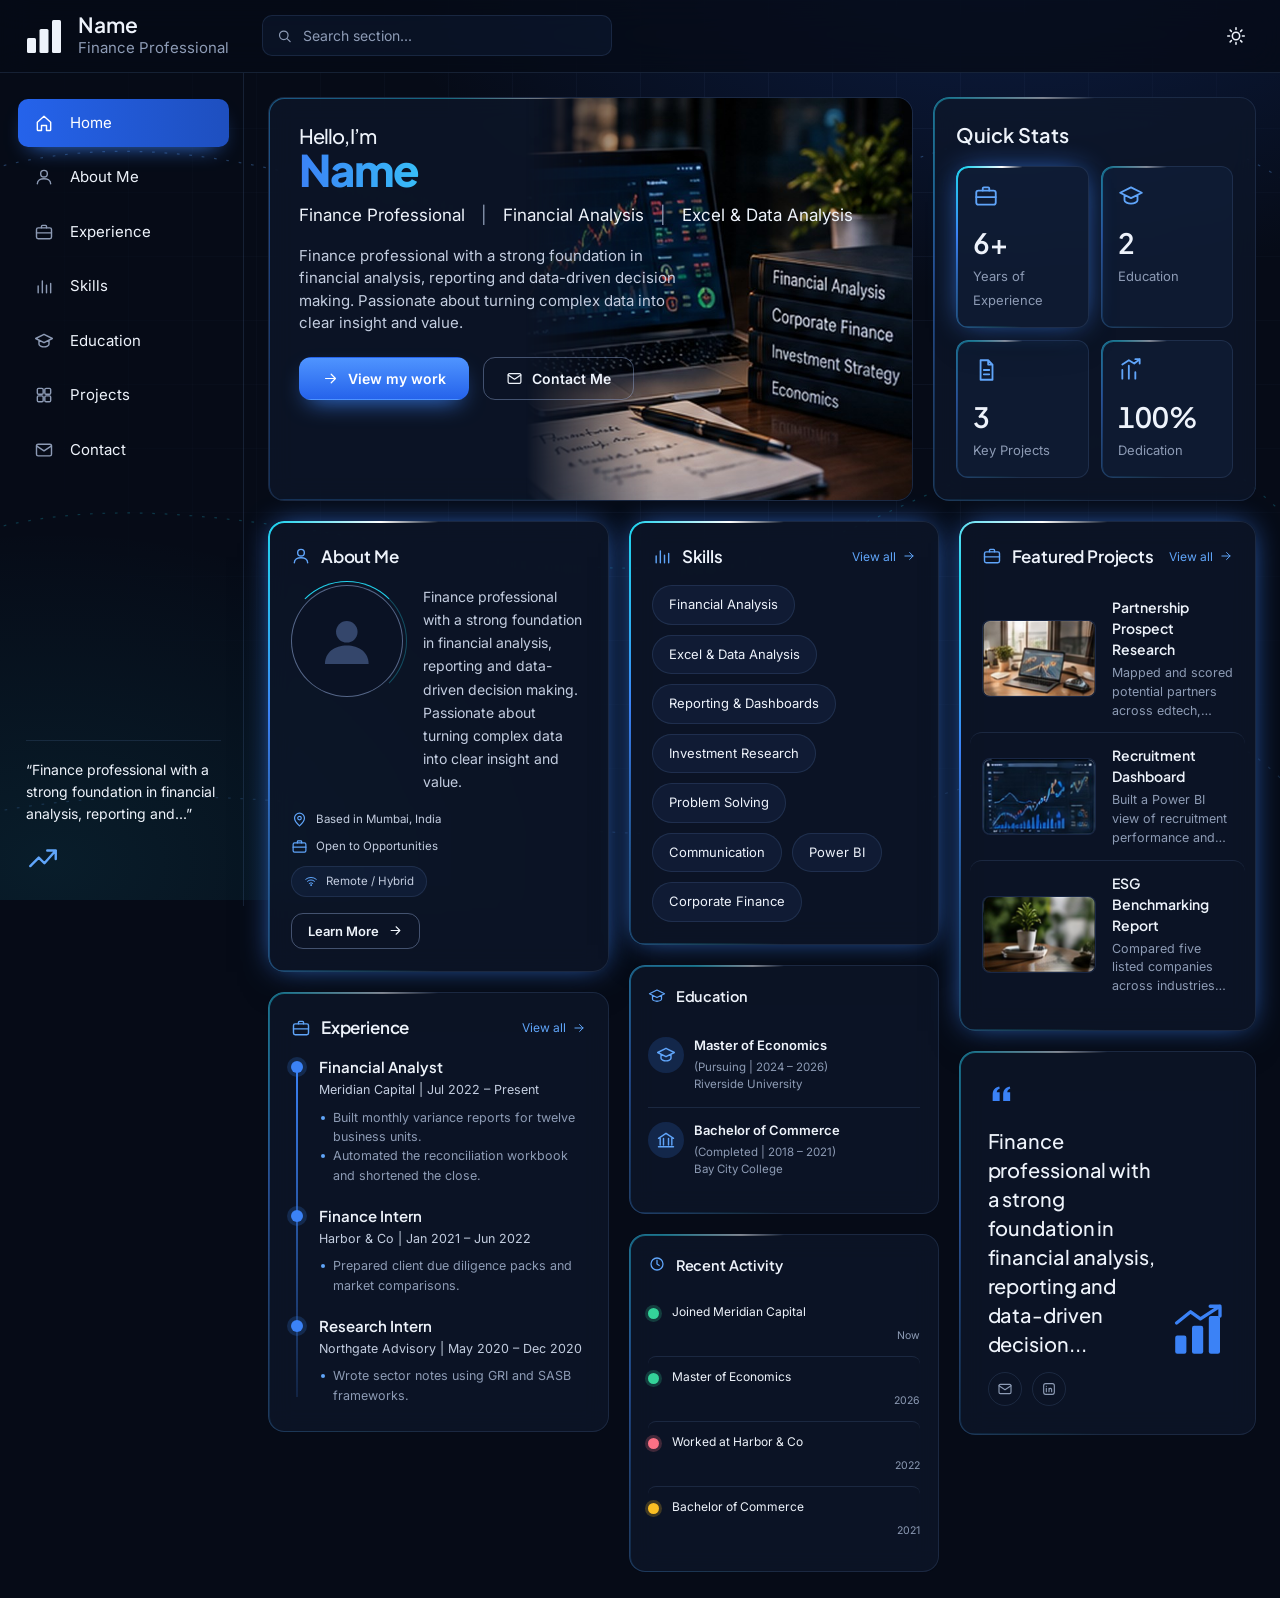
<file: index.html>
<!DOCTYPE html>
<html lang="en" data-fn-mode="dark">
<head>
<meta charset="UTF-8">
<meta name="viewport" content="width=device-width, initial-scale=1">
<title>Dashboard</title>
<link rel="icon" href="data:,">
<link href="https://fonts.googleapis.com/css2?family=Inter:wght@400;500;600&family=Plus+Jakarta+Sans:wght@500;600;700;800&display=swap" rel="stylesheet">
<style>
/*
  Fintech Night: dark dashboard theme
  Pair with fintech-night.js. Every class is prefixed fn- so it can sit inside another site.

  Turn it on:   <body class="fn" data-fn-bg>
  Light mode:   <html data-fn-mode="light">
  Colours:      change the --fn-* values in the first block.
*/

.fn{
  --fn-bg:#060b17;
  --fn-card:rgba(14,23,42,.74);
  --fn-card-hi:rgba(20,33,60,.9);
  --fn-line:rgba(110,140,200,.17);
  --fn-ink:#eef3fb;
  --fn-soft:#8d9bb5;
  --fn-accent:#3b82f6;
  --fn-accent-l:#60a5fa;
  --fn-accent-d:#2563eb;
  --fn-cyan:#22d3ee;
  --fn-ok:#34d399;
  --fn-warn:#fbbf24;
  --fn-bad:#fb7185;
  --fn-shadow:0 18px 40px -18px rgba(0,0,0,.7);
  --fn-sans:'Inter',system-ui,-apple-system,'Segoe UI',sans-serif;
  --fn-head:'Plus Jakarta Sans','Inter',system-ui,sans-serif;
  margin:0;background:var(--fn-bg);color:var(--fn-ink);font-family:var(--fn-sans);
  -webkit-font-smoothing:antialiased;line-height:1.5;
}
:root[data-fn-mode="light"] .fn{
  --fn-bg:#eef2fa;
  --fn-card:rgba(255,255,255,.82);
  --fn-card-hi:#ffffff;
  --fn-line:rgba(60,90,150,.16);
  --fn-ink:#0f1b33;
  --fn-soft:#5a6b8a;
  --fn-accent:#2563eb;
  --fn-accent-l:#3b82f6;
  --fn-accent-d:#1d4ed8;
  --fn-shadow:0 18px 38px -20px rgba(40,70,140,.35);
}
.fn *,.fn *::before,.fn *::after{box-sizing:border-box}
.fn h1,.fn h2,.fn h3,.fn p{margin:0}
.fn h1,.fn h2,.fn h3{font-family:var(--fn-head)}
:where(.fn) a{color:inherit;text-decoration:none}
.fn ::selection{background:var(--fn-accent);color:#fff}

/* ---------- background: soft glows, a faint grid and chart lines that keep moving ---------- */
.fn-bg{position:fixed;inset:0;z-index:-1;pointer-events:none;overflow:hidden;
  background:
    radial-gradient(900px 520px at 78% -8%,rgba(37,99,235,.22),transparent 70%),
    radial-gradient(700px 480px at 4% 96%,rgba(34,211,238,.09),transparent 70%),
    var(--fn-bg)}
.fn-bg::before{content:"";position:absolute;inset:0;opacity:.5;
  background-image:linear-gradient(var(--fn-line) 1px,transparent 1px),linear-gradient(90deg,var(--fn-line) 1px,transparent 1px);
  background-size:64px 64px;
  -webkit-mask-image:radial-gradient(ellipse at 60% 30%,#000,transparent 75%);mask-image:radial-gradient(ellipse at 60% 30%,#000,transparent 75%)}
.fn-bg svg{position:absolute;inset:0;width:100%;height:100%}
.fn-bg path{fill:none;stroke:var(--fn-accent-l);stroke-width:1.2;stroke-dasharray:3 11;opacity:.3;animation:fn-flow 24s linear infinite}
.fn-bg path:nth-child(2){animation-duration:34s;animation-direction:reverse;opacity:.22;stroke:var(--fn-cyan)}
.fn-bg path:nth-child(3){animation-duration:46s;opacity:.18}
@keyframes fn-flow{to{stroke-dashoffset:-280}}

/* ---------- card ---------- */
.fn-card{position:relative;border:1px solid var(--fn-line);border-radius:16px;background:var(--fn-card);
  -webkit-backdrop-filter:blur(12px);backdrop-filter:blur(12px);padding:22px;
  transition:transform .3s ease,border-color .3s,background .3s,box-shadow .3s}
.fn-card:hover{border-color:rgba(96,165,250,.38);background:var(--fn-card-hi);box-shadow:var(--fn-shadow)}
.fn-card-head{display:flex;align-items:center;justify-content:space-between;gap:12px;margin-bottom:16px}
.fn-card-head h2{display:flex;align-items:center;gap:10px;font-size:17px;font-weight:600;letter-spacing:-.01em}
.fn-card-head h2 svg{width:20px;height:20px;color:var(--fn-accent-l);flex:none}
.fn-link{display:inline-flex;align-items:center;gap:6px;font-size:12px;color:var(--fn-accent-l);background:none;border:0;padding:4px 0;cursor:pointer;font-family:inherit;transition:gap .2s,color .2s}
.fn-link svg{width:14px;height:14px}
.fn-link:hover{gap:10px;color:var(--fn-cyan)}

/* ---------- buttons ---------- */
.fn-btn{position:relative;overflow:hidden;display:inline-flex;align-items:center;justify-content:center;gap:9px;
  font:600 14px var(--fn-sans);padding:12px 22px;border-radius:12px;border:1px solid transparent;cursor:pointer;
  transition:transform .2s,box-shadow .25s,background .25s,border-color .25s,color .25s}
.fn-btn svg{width:17px;height:17px;flex:none}
.fn-btn:hover{transform:translateY(-2px)}
.fn-btn[hidden]{display:none}
.fn-btn-solid{background:linear-gradient(180deg,#4f94ff,var(--fn-accent-d));color:#fff;box-shadow:0 10px 24px -10px var(--fn-accent)}
.fn-btn-solid:hover{box-shadow:0 14px 30px -8px var(--fn-accent)}
.fn-btn-line{background:transparent;border-color:rgba(160,185,235,.38);color:var(--fn-ink)}
.fn-btn-line:hover{border-color:var(--fn-accent-l);background:rgba(59,130,246,.12)}
.fn-btn-sm{padding:9px 16px;font-size:13px}
.fn-btn-solid::after{content:"";position:absolute;inset:0;pointer-events:none;transform:translateX(-130%);
  background:linear-gradient(105deg,transparent 38%,rgba(255,255,255,.45) 50%,transparent 62%);animation:fn-shimmer 6s ease-in-out infinite}
.fn-btn-solid:hover::after{animation:none;transform:translateX(130%);transition:transform .8s ease}
@keyframes fn-shimmer{0%,70%{transform:translateX(-130%)}100%{transform:translateX(130%)}}

/* ---------- chips ---------- */
.fn-chips{display:flex;flex-wrap:wrap;gap:10px}
.fn-chip{display:inline-block;padding:9px 16px;border-radius:99px;font-size:13px;border:1px solid var(--fn-line);
  background:rgba(40,70,130,.18);color:var(--fn-ink);transition:transform .2s,background .25s,border-color .25s,color .25s,opacity .25s}
.fn-chip:hover{transform:translateY(-3px);background:rgba(59,130,246,.22);border-color:var(--fn-accent-l);color:#fff}
.fn-chip.is-dim{opacity:.25}

/* ---------- text that highlights on hover ---------- */
.fn-hl{background:linear-gradient(var(--fn-accent),var(--fn-accent)) 0 100%/0 2px no-repeat;transition:background-size .35s,color .25s}
.fn-hl:hover{background-size:100% 2px;color:var(--fn-accent-l)}

/* ---------- progress bar (set --fn-pct inline) ---------- */
.fn-bar{height:6px;border-radius:99px;background:var(--fn-line);overflow:hidden}
.fn-bar i{display:block;height:100%;width:calc(var(--fn-pct,0) * 1%);border-radius:99px;background:linear-gradient(90deg,var(--fn-accent),var(--fn-cyan));transition:width 1s cubic-bezier(.3,.7,.2,1)}
.fn-js .fn-bar:not(.is-in) i{width:0}

/* ---------- scroll reveal (hidden only while JS runs, so a no-JS page still shows everything) ---------- */
.fn-js .fn-reveal{opacity:0;transform:translateY(26px);transition:opacity .7s ease,transform .7s ease,border-color .3s,background .3s,box-shadow .3s}
.fn-js .fn-reveal.is-in{opacity:1;transform:none}
.fn-js .fn-reveal.is-in.fn-card:hover{transform:translateY(-4px)}
.fn-js .fn-stagger>*{opacity:0;transform:translateY(18px);transition:opacity .6s ease,transform .6s ease,border-color .3s,background .3s,box-shadow .3s}
.fn-js .fn-stagger.is-in>*{opacity:1;transform:none}
.fn-js .fn-stagger.is-in>*:nth-child(2){transition-delay:.08s}
.fn-js .fn-stagger.is-in>*:nth-child(3){transition-delay:.16s}
.fn-js .fn-stagger.is-in>*:nth-child(4){transition-delay:.24s}
.fn-js .fn-stagger.is-in>*:nth-child(5){transition-delay:.32s}
.fn-js .fn-stagger.is-in>*:nth-child(n+6){transition-delay:.4s}
.fn-js .fn-stagger.is-in>*:hover{transform:translateY(-4px);transition-delay:0s}

/* words appear one at a time: <h1 data-fn-words>, the script wraps each word */
.fn-w{display:inline-block}
.fn-js [data-fn-words] .fn-w{opacity:0;transform:translateY(.55em);transition:opacity .6s ease,transform .6s ease;transition-delay:calc(var(--i) * 55ms)}
.fn-js [data-fn-words].is-in .fn-w{opacity:1;transform:none}
.fn-js [data-fn-words] .fn-wipe{display:inline-block;clip-path:inset(0 100% 0 0);transition:clip-path 1.2s cubic-bezier(.6,.1,.2,1) .45s}
.fn-js [data-fn-words].is-in .fn-wipe{clip-path:inset(-10% -2% -10% 0)}

/* ---------- light that runs round a border: add fn-glow to a box ----------
   ::before is the travelling light, ::after the spotlight under the cursor.
   Don't use those two pseudo-elements on the same element for anything else. */
@property --fn-a{syntax:'<angle>';inherits:false;initial-value:0deg}
.fn-glow{position:relative;isolation:isolate}
.fn-glow::before{content:"";position:absolute;inset:-1px;border-radius:inherit;padding:1.5px;pointer-events:none;
  background:conic-gradient(from var(--fn-a),transparent 0 50%,rgba(34,211,238,.15) 56%,var(--fn-accent) 78%,var(--fn-cyan) 90%,#fff 96%,transparent 100%);
  -webkit-mask:linear-gradient(#000 0 0) content-box,linear-gradient(#000 0 0);-webkit-mask-composite:xor;
  mask:linear-gradient(#000 0 0) content-box,linear-gradient(#000 0 0);mask-composite:exclude;
  opacity:.45;animation:fn-orbit 9s linear infinite;animation-delay:var(--fn-delay,0s);transition:opacity .35s}
@keyframes fn-orbit{to{--fn-a:360deg}}
.fn-glow::after{content:"";position:absolute;inset:0;border-radius:inherit;z-index:-1;pointer-events:none;opacity:0;transition:opacity .35s;
  background:radial-gradient(260px circle at var(--fn-mx,50%) var(--fn-my,50%),rgba(59,130,246,.26),transparent 65%)}
.fn-glow:hover::before,.fn-glow.is-lit::before{opacity:1;animation-duration:3s}
.fn-glow:hover::after{opacity:1}
.fn-glow.is-lit{box-shadow:0 0 30px -8px var(--fn-accent),var(--fn-shadow)}

/* ---------- ring round a counter ---------- */
.fn-ring{position:relative;display:inline-grid;place-items:center;width:58px;height:58px}
.fn-ring svg{position:absolute;inset:0;width:100%;height:100%}
.fn-ring .fn-ring-track{fill:none;stroke:var(--fn-line);stroke-width:4}
.fn-ring .fn-ring-arc{fill:none;stroke:var(--fn-cyan);stroke-width:4;stroke-linecap:round;stroke-dasharray:50 130;
  transform-box:fill-box;transform-origin:50% 50%;animation:fn-spin 4.5s linear infinite;filter:drop-shadow(0 0 4px var(--fn-cyan))}
@keyframes fn-spin{to{transform:rotate(360deg)}}

/* ---------- timeline line that draws itself ---------- */
.fn-js .fn-draw{transform:scaleY(0);transform-origin:top;transition:transform 1.4s ease}
.fn-js .fn-draw.is-in{transform:none}

@media (prefers-reduced-motion:reduce){
  .fn *,.fn *::before,.fn *::after{animation:none!important;transition:none!important}
  .fn-js .fn-reveal,.fn-js .fn-stagger>*,.fn-js [data-fn-words] .fn-w,.fn-js .fn-draw{opacity:1!important;transform:none!important}
  .fn-js [data-fn-words] .fn-wipe{clip-path:none!important}
}

</style>
<script>
/*
  Fintech Night: behaviour for fintech-night.css

  Load it from <head>, without defer, so the "hidden until scrolled" states apply before first paint:
    a script tag with src="fintech-night.js"

  What it does
    1. adds class "fn-js" to <html>        (the CSS only hides things when this is set)
    2. <body data-fn-bg>                   inserts the animated background + moving lines
    3. [data-fn-words]                     splits text into words that fade in on scroll
    4. .fn-reveal .fn-stagger .fn-bar      get class "is-in" when scrolled into view
    5. [data-fn-count="40"]                counts up to 40 when scrolled into view
                                           optional: data-fn-suffix="+"
    6. [data-fn-relay]                     lights the .fn-glow children one after another
    7. .fn-glow boxes                      get a cursor-following spotlight on hover

  If you add elements after page load (a framework, fetch, etc.) call FN.refresh().
*/
(function(){
  'use strict';
  var root = document.documentElement;
  root.classList.add('fn-js');

  var REVEAL = '.fn-reveal, .fn-stagger, .fn-bar, .fn-draw, [data-fn-words], [data-fn-count]';
  var reduce = window.matchMedia && matchMedia('(prefers-reduced-motion: reduce)').matches;
  var io = null;

  /* ---- background with moving lines ---- */
  function addBackground(){
    if(document.querySelector('.fn-bg')) return;
    var bg = document.createElement('div');
    bg.className = 'fn-bg';
    bg.setAttribute('aria-hidden', 'true');
    bg.innerHTML =
      '<svg viewBox="0 0 1440 900" preserveAspectRatio="none">' +
      '<path d="M-50,180 C300,70 540,320 900,200 S1300,100 1500,210"/>' +
      '<path d="M-50,540 C260,440 640,660 980,520 S1340,430 1500,560"/>' +
      '<path d="M-50,820 C330,740 680,900 1040,800 S1370,720 1500,830"/>' +
      '</svg>';
    document.body.insertBefore(bg, document.body.firstChild);
  }

  /* ---- wrap each word in a span; keeps inline tags like <em> ---- */
  function splitWords(el){
    if(el.dataset.fnSplit === 'done') return;
    var i = 0;
    (function walk(node){
      Array.prototype.slice.call(node.childNodes).forEach(function(n){
        if(n.nodeType === 3){
          var frag = document.createDocumentFragment();
          n.textContent.split(/(\s+)/).forEach(function(part){
            if(!part) return;
            if(/^\s+$/.test(part)){ frag.appendChild(document.createTextNode(' ')); return; }
            var s = document.createElement('span');
            s.className = 'fn-w';
            s.style.setProperty('--i', i++);
            s.textContent = part;
            frag.appendChild(s);
          });
          node.replaceChild(frag, n);
        } else if(n.nodeType === 1){ walk(n); }
      });
    })(el);
    el.dataset.fnSplit = 'done';
  }

  /* ---- number count-up (ease-out) ---- */
  function countUp(el){
    if(el.dataset.fnDone === '1') return;
    el.dataset.fnDone = '1';
    var target = parseFloat(el.getAttribute('data-fn-count'));
    var suffix = el.getAttribute('data-fn-suffix') || '';
    if(isNaN(target)) return;
    if(reduce){ el.textContent = target + suffix; return; }
    var start = null, dur = 1100;
    function tick(now){
      if(start === null) start = now;
      var p = Math.min((now - start) / dur, 1);
      var v = target * (1 - Math.pow(1 - p, 3));
      el.textContent = (target % 1 ? v.toFixed(1) : Math.round(v)) + suffix;
      if(p < 1) requestAnimationFrame(tick); else el.textContent = target + suffix;
    }
    requestAnimationFrame(tick);
  }

  function reveal(el){
    el.classList.add('is-in');
    if(el.hasAttribute('data-fn-count')) countUp(el);
    Array.prototype.forEach.call(el.querySelectorAll('[data-fn-count]'), countUp);
  }

  function scan(){
    Array.prototype.forEach.call(document.querySelectorAll('[data-fn-words]'), splitWords);
    var els = document.querySelectorAll(REVEAL);
    Array.prototype.forEach.call(els, function(el){
      if(el.classList.contains('is-in') || el.dataset.fnWatch) return;
      el.dataset.fnWatch = '1';
      if(io) io.observe(el); else reveal(el);
    });
  }

  /* ---- one box at a time lights up: <div data-fn-relay> ... children with class fn-glow ---- */
  function startRelay(box){
    if(box.dataset.fnRelay === 'on') return;
    box.dataset.fnRelay = 'on';
    var step = parseInt(box.getAttribute('data-fn-relay'), 10) || 2600;
    var n = 0;
    function next(){
      var kids = box.querySelectorAll(':scope > .fn-glow');
      if(!kids.length || box.matches(':hover')) return;
      Array.prototype.forEach.call(kids, function(k){ k.classList.remove('is-lit'); });
      kids[n % kids.length].classList.add('is-lit');
      n++;
    }
    next();
    if(!reduce) setInterval(next, step);
  }

  /* ---- spotlight follows the cursor inside .fn-glow boxes ---- */
  document.addEventListener('pointermove', function(e){
    var t = e.target.closest && e.target.closest('.fn-glow');
    if(!t) return;
    var r = t.getBoundingClientRect();
    t.style.setProperty('--fn-mx', (e.clientX - r.left) + 'px');
    t.style.setProperty('--fn-my', (e.clientY - r.top) + 'px');
  }, {passive: true});

  function init(){
    if(document.body.hasAttribute('data-fn-bg')) addBackground();
    if('IntersectionObserver' in window){
      io = new IntersectionObserver(function(entries){
        entries.forEach(function(en){
          if(!en.isIntersecting) return;
          reveal(en.target);
          io.unobserve(en.target);
        });
      }, {threshold: 0.15});
    }
    scan();
    Array.prototype.forEach.call(document.querySelectorAll('[data-fn-relay]'), startRelay);
  }

  /* set a counter to a new value and play it again (used after content changes) */
  function count(el, target, suffix){
    el.setAttribute('data-fn-count', target);
    if(suffix !== undefined) el.setAttribute('data-fn-suffix', suffix);
    el.dataset.fnDone = '';
    if(el.closest('.is-in') || el.classList.contains('is-in')) countUp(el);
  }

  window.FN = {
    refresh: function(){ if(!io) return; scan(); Array.prototype.forEach.call(document.querySelectorAll('[data-fn-relay]'), startRelay); },
    count: count,
    theme: function(name){ root.setAttribute('data-fn-theme', name); }
  };

  if(document.readyState === 'loading') document.addEventListener('DOMContentLoaded', init);
  else init();
})();

</script>
<style>
/* ============================================================
   page layout: only what this dashboard needs on top of the theme
   ============================================================ */
html{scroll-behavior:smooth;scroll-padding-top:90px}
.ic svg{width:100%;height:100%;display:block;fill:none;stroke:currentColor;stroke-width:1.7;stroke-linecap:round;stroke-linejoin:round}
.ic{display:inline-block;width:20px;height:20px;flex:none}


.db-top{position:sticky;top:0;z-index:50;display:grid;grid-template-columns:244px minmax(0,1fr) auto;align-items:center;gap:18px;
  padding:12px 24px 12px 0;background:rgba(6,11,23,.78);-webkit-backdrop-filter:blur(16px);backdrop-filter:blur(16px);border-bottom:1px solid var(--fn-line)}
:root[data-fn-mode="light"] .db-top{background:rgba(238,242,250,.8)}
.db-brand{display:flex;align-items:center;gap:14px;padding-left:24px;min-width:0}
.db-mark{width:40px;height:40px;flex:none}
.db-mark rect{fill:var(--fn-ink);transform-box:fill-box;transform-origin:bottom;animation:db-grow 3.2s ease-in-out infinite}
.db-mark rect:nth-child(2){animation-delay:.3s}.db-mark rect:nth-child(3){animation-delay:.6s}
@keyframes db-grow{0%,100%{transform:scaleY(1)}50%{transform:scaleY(.72)}}
.db-brand b{display:block;font:600 21px/1.2 var(--fn-head);white-space:nowrap;overflow:hidden;text-overflow:ellipsis}
.db-brand span{display:block;font-size:15px;color:var(--fn-soft);white-space:nowrap;overflow:hidden;text-overflow:ellipsis}
.db-search{position:relative;max-width:350px;width:100%}
.db-search .ic{position:absolute;left:14px;top:50%;transform:translateY(-50%);width:17px;height:17px;color:var(--fn-soft)}
.db-search input{width:100%;font:14px var(--fn-sans);color:var(--fn-ink);padding:11px 14px 11px 40px;border-radius:10px;border:1px solid var(--fn-line);
  background:rgba(40,70,130,.14);outline:0;transition:border-color .25s,box-shadow .25s}
.db-search input::placeholder{color:var(--fn-soft)}
.db-search input:focus{border-color:var(--fn-accent-l);box-shadow:0 0 0 3px rgba(59,130,246,.2)}
.db-tools{display:flex;align-items:center;gap:14px;justify-self:end}
.db-mode{width:40px;height:40px;border-radius:50%;border:1px solid transparent;background:none;color:var(--fn-ink);cursor:pointer;display:grid;place-items:center;transition:background .25s,transform .4s}
.db-mode:hover{background:rgba(59,130,246,.16);transform:rotate(40deg)}
.db-mode .ic{width:22px;height:22px}
.db-mode .moon{display:none}
:root[data-fn-mode="light"] .db-mode .sun{display:none}
:root[data-fn-mode="light"] .db-mode .moon{display:inline-block}

/* ---------- shell ---------- */
.db-shell{display:grid;grid-template-columns:244px minmax(0,1fr);align-items:start}
.db-side{position:sticky;top:67px;height:calc(100vh - 67px);display:flex;flex-direction:column;padding:26px 14px 24px 18px;border-right:1px solid var(--fn-line)}
.db-nav{display:flex;flex-direction:column;gap:6px}
.db-nav a{display:flex;align-items:center;gap:16px;padding:13px 16px;border-radius:10px;font-size:15px;color:var(--fn-ink);
  transition:background .25s,transform .25s,color .25s}
.db-nav a .ic{color:var(--fn-soft);transition:color .25s}
.db-nav a:hover{background:rgba(59,130,246,.14);transform:translateX(4px)}
.db-nav a:hover .ic{color:var(--fn-accent-l)}
.db-nav a.is-on{background:linear-gradient(90deg,var(--fn-accent-d),#1e4fbf);color:#fff;box-shadow:0 10px 22px -12px var(--fn-accent)}
.db-nav a.is-on .ic{color:#fff}
.db-note{margin-top:auto;padding:0 8px}
.db-note hr{border:0;border-top:1px solid var(--fn-line);margin:0 0 18px}
.db-note p{font-size:14px;line-height:1.6;color:var(--fn-ink)}
.db-note .ic{width:34px;height:34px;color:var(--fn-accent-l);margin-top:16px}
.db-note .ic svg path{stroke-dasharray:60;animation:db-trace 4s ease-in-out infinite}
@keyframes db-trace{0%{stroke-dashoffset:60}55%,100%{stroke-dashoffset:0}}

.db-main{padding:24px;min-width:0}
.db-row{display:grid;grid-template-columns:minmax(0,2fr) minmax(0,1fr);gap:20px;margin-bottom:20px}
.db-cols{display:grid;grid-template-columns:1.1fr 1fr .96fr;gap:20px;align-items:start}
.db-col{display:flex;flex-direction:column;gap:20px;min-width:0}

/* ---------- hero ---------- */
.db-hero{position:relative;overflow:hidden;min-height:318px;padding:26px 30px}
.db-hero .txt{position:relative;z-index:2;max-width:560px}
.db-hello{display:block;font:500 20px/1.2 var(--fn-head);margin-bottom:0}
.db-hero h1{font-size:clamp(36px,3.4vw,54px);font-weight:800;letter-spacing:-.025em;line-height:1;margin-bottom:12px}
.db-accent{background:linear-gradient(90deg,#3b82f6,#38bdf8);-webkit-background-clip:text;background-clip:text;-webkit-text-fill-color:transparent}
.db-roles{display:flex;flex-wrap:wrap;gap:6px 0;font-size:17px;margin-bottom:16px}
.db-roles span+span::before{content:"|";margin:0 16px;color:var(--fn-soft)}
.db-hero p.sum{font-size:15px;color:#c3cde0;max-width:400px;margin-bottom:22px}
:root[data-fn-mode="light"] .db-hero p.sum{color:#34476b}
.db-cta{display:flex;gap:14px;flex-wrap:wrap}
/* photo on the right, faded into the card on its left edge */
.db-photo{position:absolute;top:0;right:0;bottom:0;width:60%;z-index:0;overflow:hidden;
  -webkit-mask-image:linear-gradient(90deg,transparent 0,#000 34%);mask-image:linear-gradient(90deg,transparent 0,#000 34%)}
.db-photo img{width:100%;height:100%;object-fit:cover;object-position:right center;display:block;transform-origin:72% 55%;
  animation:db-drift 20s ease-in-out infinite alternate;transition:filter .5s}
@keyframes db-drift{from{transform:scale(1)}to{transform:scale(1.06)}}
/* a slow pass of light over the screen */
.db-photo::after{content:"";position:absolute;inset:0;pointer-events:none;mix-blend-mode:screen;
  background:linear-gradient(105deg,transparent 40%,rgba(120,180,255,.2) 50%,transparent 60%);transform:translateX(-120%);animation:db-sweep 7s ease-in-out infinite 1.5s}
@keyframes db-sweep{0%{transform:translateX(-120%)}45%,100%{transform:translateX(120%)}}
.db-hero:hover .db-photo img{filter:brightness(1.12) saturate(1.1)}

/* ---------- quick stats ---------- */
.db-qs{padding:22px}
.db-qs h2{font-size:20px;font-weight:600;margin-bottom:16px}
.db-stats{display:grid;grid-template-columns:1fr 1fr;gap:12px}
.db-stat{display:block;padding:16px;border-radius:12px;border:1px solid var(--fn-line);background:rgba(40,70,130,.14);transition:transform .25s,background .25s,border-color .25s}
.db-stat:hover{transform:translateY(-4px);background:rgba(59,130,246,.16);border-color:rgba(96,165,250,.5)}
.db-stat .ic{width:26px;height:26px;color:var(--fn-accent-l);margin-bottom:14px;transition:transform .35s,color .25s}
.db-stat:hover .ic{transform:translateY(-3px) scale(1.12);color:var(--fn-cyan)}
.db-stat b{display:block;font:600 28px/1 var(--fn-head);margin-bottom:6px;font-variant-numeric:tabular-nums}
.db-stat span.l{font-size:13px;color:var(--fn-soft)}

/* ---------- about ---------- */
.db-about{display:grid;grid-template-columns:112px 1fr;gap:20px;align-items:start;margin-bottom:18px}
.db-avatar{position:relative;width:112px;height:112px;display:grid;place-items:center;border-radius:50%;border:1px solid rgba(160,185,235,.5);background:#0a1224;color:#34466b}
.db-avatar svg{width:56%;height:56%;fill:currentColor}
.db-avatar::after{content:"";position:absolute;inset:-5px;border-radius:50%;border:1.5px solid transparent;border-top-color:var(--fn-cyan);border-right-color:rgba(34,211,238,.3);animation:fn-spin 6s linear infinite}
.db-about p{font-size:14px;color:#c3cde0;line-height:1.65}
:root[data-fn-mode="light"] .db-about p{color:#34476b}
.db-facts{display:flex;flex-wrap:wrap;align-items:center;gap:10px 14px;font-size:11.5px;color:#c3cde0;margin-bottom:16px}
:root[data-fn-mode="light"] .db-facts{color:#34476b}
.db-facts span{display:inline-flex;align-items:center;gap:8px}
.db-facts .ic{width:17px;height:17px;color:var(--fn-accent-l)}
.db-facts .tag{padding:6px 12px;border:1px solid var(--fn-line);border-radius:99px;background:rgba(40,70,130,.16)}
.db-facts .tag .ic{width:14px;height:14px}

/* ---------- skills / lists shared ---------- */
.db-card .extra{display:none}
.db-card.is-open .db-job.extra{display:block}
.db-card.is-open .db-edu.extra,.db-card.is-open .db-proj.extra{display:grid}
.db-card.is-open .fn-chip.extra{display:inline-block}
.db-empty{font-size:13px;color:var(--fn-soft);padding:6px 0}

/* ---------- projects ---------- */
.db-proj{display:grid;grid-template-columns:114px 1fr;gap:16px;padding:12px;margin:0 -12px;border-radius:12px;align-items:center;transition:background .25s,transform .25s}
.db-proj+.db-proj{border-top:1px solid var(--fn-line)}
.db-proj:hover{background:rgba(59,130,246,.12);transform:translateX(4px)}
.db-thumb{width:114px;height:77px;border-radius:8px;overflow:hidden;border:1px solid var(--fn-line);background:#09122a;transition:border-color .25s}
.db-proj:hover .db-thumb{border-color:var(--fn-accent-l)}
.db-thumb img{display:block;width:100%;height:100%;object-fit:cover;transition:transform .6s ease}
.db-proj:hover .db-thumb img{transform:scale(1.1)}
.db-proj h3{font-size:14px;font-weight:600;margin-bottom:4px;transition:color .25s}
.db-proj:hover h3{color:var(--fn-accent-l)}
.db-proj p{font-size:12.5px;line-height:1.5;color:var(--fn-soft);display:-webkit-box;-webkit-line-clamp:3;-webkit-box-orient:vertical;overflow:hidden}
.db-sp{stroke-dasharray:1;stroke-dashoffset:1;animation:db-draw 2.4s ease forwards .6s}
@keyframes db-draw{to{stroke-dashoffset:0}}

/* ---------- experience timeline ---------- */
.db-tl{position:relative;padding-left:28px}
.db-tl .rail{position:absolute;left:5px;top:8px;bottom:12px;width:2px;background:linear-gradient(var(--fn-accent),rgba(59,130,246,.15))}
.db-job{position:relative;padding-bottom:20px;margin-right:-8px;padding-right:8px;border-radius:8px;transition:background .25s}
.db-job:last-child{padding-bottom:4px}
.db-job::before{content:"";position:absolute;left:-28px;top:5px;width:12px;height:12px;border-radius:50%;background:var(--fn-accent);box-shadow:0 0 0 4px rgba(59,130,246,.2);transition:box-shadow .3s,transform .3s}
.db-job:hover::before{box-shadow:0 0 0 7px rgba(59,130,246,.28),0 0 14px var(--fn-accent);transform:scale(1.15)}
.db-job h3{font-size:15px;font-weight:600;margin-bottom:2px;transition:color .25s}
.db-job:hover h3{color:var(--fn-accent-l)}
.db-job .meta{font-size:12.5px;color:#c3cde0}
:root[data-fn-mode="light"] .db-job .meta{color:#34476b}
.db-job ul{margin:8px 0 0;padding:0;list-style:none}
.db-job li{position:relative;padding-left:14px;font-size:12.5px;color:var(--fn-soft);line-height:1.55}
.db-job li::before{content:"";position:absolute;left:2px;top:8px;width:4px;height:4px;border-radius:50%;background:var(--fn-accent-l)}

/* ---------- education + activity ---------- */
.db-duo{display:grid;grid-template-columns:1fr;gap:20px}
.db-duo .fn-card{padding:20px 18px}
.db-duo .fn-card-head h2{font-size:14.5px;gap:8px;white-space:nowrap}
.db-duo .fn-card-head h2 svg{width:18px;height:18px}
.db-edu{display:grid;grid-template-columns:36px 1fr;gap:10px;padding:14px 0;align-items:start}
.db-edu+.db-edu{border-top:1px solid var(--fn-line)}
.db-edu .badge{width:36px;height:36px;border-radius:50%;display:grid;place-items:center;background:rgba(59,130,246,.18);color:var(--fn-accent-l);transition:transform .35s,background .25s,color .25s}
.db-edu:hover .badge{transform:rotate(-10deg) scale(1.08);background:var(--fn-accent);color:#fff}
.db-edu .badge .ic{width:20px;height:20px}
.db-edu b{display:block;font-size:13px;font-weight:600;line-height:1.35;margin-bottom:4px}
.db-edu small{display:block;font-size:11.5px;color:var(--fn-soft);line-height:1.5}
.db-act{display:grid;grid-template-columns:12px 1fr;gap:12px;align-items:start;padding:12px 0;border-radius:8px;transition:background .25s,padding .25s}
.db-act+.db-act{border-top:1px solid var(--fn-line)}
.db-act:hover{background:rgba(59,130,246,.1);padding-left:8px;padding-right:8px}
.db-act i{width:11px;height:11px;margin-top:4px;border-radius:50%;background:var(--c);box-shadow:0 0 0 3px color-mix(in srgb,var(--c) 22%,transparent)}
.db-act span{display:block;font-size:12px;line-height:1.35}
.db-act small{display:block;text-align:right;font-size:10.5px;color:var(--fn-soft);margin-top:8px}

.db-quote{display:grid;grid-template-columns:1fr auto;gap:12px;align-items:center;min-height:176px;padding:28px}
.db-quote .qm{width:28px;height:28px;color:var(--fn-accent);margin-bottom:18px;display:block}
.db-quote .qm svg{width:100%;height:100%;fill:currentColor;stroke:none}
.db-quote p{font:500 20px/1.45 var(--fn-head);letter-spacing:-.005em}
.db-quote .links{grid-column:1/-1;display:flex;gap:10px;margin-top:2px}
.db-quote .links a{width:34px;height:34px;border-radius:50%;border:1px solid var(--fn-line);display:grid;place-items:center;color:var(--fn-soft);transition:color .25s,border-color .25s,transform .25s}
.db-quote .links a:hover{color:var(--fn-accent-l);border-color:var(--fn-accent-l);transform:translateY(-2px)}
.db-quote .links a[hidden]{display:none}
.db-quote .links .ic{width:16px;height:16px}
.db-growth{width:56px;height:56px;color:var(--fn-accent);align-self:end}
.db-growth rect{fill:currentColor;transform-box:fill-box;transform-origin:bottom;animation:db-grow 3s ease-in-out infinite}
.db-growth rect:nth-of-type(2){animation-delay:.25s}.db-growth rect:nth-of-type(3){animation-delay:.5s}
.db-growth path{fill:none;stroke:currentColor;stroke-width:2.4;stroke-linecap:round;stroke-linejoin:round;stroke-dasharray:60;animation:db-trace 4s ease-in-out infinite}


/* ---------- smaller screens ---------- */
@media (min-width:1480px){.db-duo{grid-template-columns:1fr 1fr}}
@media (max-width:1180px){
  .db-duo{grid-template-columns:1fr 1fr}
  .db-cols{grid-template-columns:repeat(2,minmax(0,1fr))}
  .db-col:last-child{grid-column:1/-1}
}
@media (max-width:980px){
  .db-top{grid-template-columns:1fr auto;padding:10px 16px}
  .db-brand{padding-left:0}.db-search{display:none}
  .db-shell{grid-template-columns:1fr}
  .db-side{position:static;height:auto;padding:12px 14px;border-right:0;border-bottom:1px solid var(--fn-line)}
  .db-nav{flex-direction:row;overflow-x:auto;gap:4px}.db-nav a{padding:10px 14px;white-space:nowrap}.db-note{display:none}
  .db-row{grid-template-columns:1fr}
  .db-hero{padding:24px}.db-photo{position:relative;width:auto;height:220px;margin:18px -24px -24px;-webkit-mask-image:linear-gradient(180deg,transparent,#000 40%);mask-image:linear-gradient(180deg,transparent,#000 40%)}
}
@media (max-width:640px){
  .db-duo{grid-template-columns:1fr}
  .db-main{padding:14px}.db-cols{grid-template-columns:1fr}.db-col:last-child{grid-column:auto}
  .db-about{grid-template-columns:1fr}.db-tools .fn-btn span.t{display:none}
}
</style>
</head>
<body class="fn" data-fn-bg>

<header class="db-top">
  <div class="db-brand">
    <svg class="db-mark" viewBox="0 0 40 40" aria-hidden="true"><rect x="3" y="22" width="9" height="15" rx="1.5"/><rect x="15.5" y="13" width="9" height="24" rx="1.5"/><rect x="28" y="4" width="9" height="33" rx="1.5"/></svg>
    <div><b id="brandName">Name</b><span id="brandRole">Your headline</span></div>
  </div>
  <label class="db-search"><span class="ic" data-ic="search"></span><input id="q" type="search" placeholder="Search section..." autocomplete="off" aria-label="Search sections"></label>
  <div class="db-tools">
    <button class="db-mode" id="modeBtn" type="button" aria-label="Switch light or dark"><span class="ic sun" data-ic="sun"></span><span class="ic moon" data-ic="moon"></span></button>
  </div>
</header>

<div class="db-shell">
  <aside class="db-side">
    <nav class="db-nav" id="nav">
      <a class="is-on" href="#top"><span class="ic" data-ic="home"></span>Home</a>
      <a href="#about"><span class="ic" data-ic="user"></span>About Me</a>
      <a href="#experience"><span class="ic" data-ic="briefcase"></span>Experience</a>
      <a href="#skills"><span class="ic" data-ic="skills"></span>Skills</a>
      <a href="#education"><span class="ic" data-ic="cap"></span>Education</a>
      <a href="#projects"><span class="ic" data-ic="grid"></span>Projects</a>
      <a href="#contact"><span class="ic" data-ic="mail"></span>Contact</a>
    </nav>
    <div class="db-note"><hr><p id="sideNote">&ldquo;Numbers tell a story. A good analyst helps a business write a better one.&rdquo;</p><span class="ic" data-ic="trend"></span></div>
  </aside>

  <main class="db-main">
    <div class="db-row">
      <!-- hero -->
      <section class="fn-card fn-glow db-hero fn-reveal" id="top" data-keys="home hero">
        <div class="db-photo"><img src="[data-uri]" alt="Laptop showing market charts, a notebook and a stack of finance books on a desk"></div>
        <div class="txt">
          <h1 id="heroTitle" data-fn-words><span class="db-hello">Hello, I'm</span><span class="fn-wipe db-accent">Name</span></h1>
          <div class="db-roles fn-reveal" id="roles"></div>
          <p class="sum fn-reveal" id="heroSum"></p>
          <div class="db-cta fn-reveal">
            <a class="fn-btn fn-btn-solid" href="#projects"><span class="ic" data-ic="arrow" style="width:17px;height:17px"></span>View my work</a>
            <a class="fn-btn fn-btn-line" id="contactBtn" href="#contact"><span class="ic" data-ic="mail" style="width:17px;height:17px"></span>Contact Me</a>
          </div>
        </div>
      </section>

      <!-- quick stats -->
      <section class="fn-card fn-glow db-qs fn-reveal" data-keys="stats quick numbers">
        <h2>Quick Stats</h2>
        <div class="db-stats" data-fn-relay="2400">
          <div class="db-stat fn-glow"><span class="ic" data-ic="briefcase"></span><b id="sYears" data-fn-count="1" data-fn-suffix="+">0</b><span class="l">Years of Experience</span></div>
          <div class="db-stat fn-glow"><span class="ic" data-ic="cap"></span><b id="sEdu" data-fn-count="1">0</b><span class="l">Education</span></div>
          <div class="db-stat fn-glow"><span class="ic" data-ic="doc"></span><b id="sProj" data-fn-count="1">0</b><span class="l">Key Projects</span></div>
          <div class="db-stat fn-glow"><span class="ic" data-ic="growth"></span><b id="sDed" data-fn-count="100" data-fn-suffix="%">0</b><span class="l">Dedication</span></div>
        </div>
      </section>
    </div>

    <div class="db-cols">
      <!-- column 1 -->
      <div class="db-col" data-fn-relay="3000">
        <section class="fn-card fn-glow db-card fn-reveal" id="about" data-keys="about me bio">
          <div class="fn-card-head"><h2><span class="ic" data-ic="user"></span>About Me</h2></div>
          <div class="db-about"><div class="db-avatar" id="avatar"></div><p id="aboutText"></p></div>
          <div class="db-facts" id="facts"></div>
          <a class="fn-btn fn-btn-line fn-btn-sm" href="#experience">Learn More <span class="ic" data-ic="arrow" style="width:15px;height:15px"></span></a>
        </section>

        <section class="fn-card fn-glow db-card fn-reveal" id="experience" data-keys="experience work jobs career">
          <div class="fn-card-head"><h2><span class="ic" data-ic="briefcase"></span>Experience</h2><button class="fn-link db-more" type="button">View all <span class="ic" data-ic="arrow" style="width:14px;height:14px"></span></button></div>
          <div class="db-tl"><div class="rail fn-draw"></div><div id="jobList"></div></div>
        </section>
      </div>

      <!-- column 2 -->
      <div class="db-col" data-fn-relay="3400">
        <section class="fn-card fn-glow db-card fn-reveal" id="skills" data-keys="skills tools">
          <div class="fn-card-head"><h2><span class="ic" data-ic="skills"></span>Skills</h2><button class="fn-link db-more" type="button">View all <span class="ic" data-ic="arrow" style="width:14px;height:14px"></span></button></div>
          <div class="fn-chips fn-stagger" id="chips"></div>
        </section>

        <div class="db-duo">
          <section class="fn-card fn-glow db-card fn-reveal" id="education" data-keys="education degree school university">
            <div class="fn-card-head"><h2><span class="ic" data-ic="cap"></span>Education</h2></div>
            <div id="eduList"></div>
          </section>
          <section class="fn-card fn-glow db-card fn-reveal" id="activity" data-keys="activity timeline recent">
            <div class="fn-card-head"><h2><span class="ic" data-ic="clock"></span>Recent Activity</h2></div>
            <div id="actList"></div>
          </section>
        </div>
      </div>

      <!-- column 3 -->
      <div class="db-col" data-fn-relay="3800">
        <section class="fn-card fn-glow db-card fn-reveal" id="projects" data-keys="projects featured work">
          <div class="fn-card-head"><h2><span class="ic" data-ic="briefcase"></span>Featured Projects</h2><button class="fn-link db-more" type="button">View all <span class="ic" data-ic="arrow" style="width:14px;height:14px"></span></button></div>
          <div id="projList"></div>
        </section>

        <section class="fn-card fn-glow db-quote fn-reveal" id="contact" data-keys="contact email linkedin quote">
          <div><span class="qm"><svg viewBox="0 0 24 24"><path d="M4 18v-5.5C4 8.8 6 6.3 9.6 5.6l.5 1.7C8.4 7.9 7.6 9 7.5 10.5H10V18zm9 0v-5.5c0-3.7 2-6.2 5.6-6.9l.5 1.7c-1.7.6-2.5 1.7-2.6 3.2H19V18z"/></svg></span><p id="quoteText">Good financial decisions today build a stronger tomorrow.</p></div>
          <svg class="db-growth" viewBox="0 0 40 40" aria-hidden="true"><rect x="3" y="24" width="8" height="13" rx="1.5"/><rect x="15" y="17" width="8" height="20" rx="1.5"/><rect x="27" y="10" width="8" height="27" rx="1.5"/><path d="M4 15l10-8 7 5 14-9M28 3h7v7"/></svg>
          <div class="links"><a id="mailLink" href="#top" hidden aria-label="Email"><span class="ic" data-ic="mail"></span></a><a id="inLink" href="#top" hidden aria-label="LinkedIn"><span class="ic" data-ic="linkedin"></span></a></div>
        </section>
      </div>
    </div>
  </main>
</div>

<script>
function escapeHtml(str){
  const div = document.createElement('div');
  div.textContent = str == null ? '' : String(str);
  return div.innerHTML;
}
function initials(name){
  return (name||'').split(' ').filter(Boolean).slice(0,2).map(w=>w[0].toUpperCase()).join('') || 'P';
}

/* ============================================================
   YEARS-OF-EXPERIENCE CALCULATOR
   ============================================================ */
const MONTH_MAP = {jan:0,feb:1,mar:2,apr:3,may:4,jun:5,jul:6,aug:7,sep:8,oct:9,nov:10,dec:11};
function parseDateToken(str){
  if(!str) return null;
  const s = str.trim().toLowerCase();
  if(s === 'present' || s === 'current') return new Date();
  let m = s.match(/^([a-z]{3,9})\.?\s+(\d{4})$/);
  if(m && MONTH_MAP[m[1].slice(0,3)] !== undefined) return new Date(parseInt(m[2],10), MONTH_MAP[m[1].slice(0,3)], 1);
  m = s.match(/^(\d{4})$/);
  if(m) return new Date(parseInt(m[1],10), 0, 1);
  return null;
}
function computeYearsOfExperience(experience){
  let totalMonths = 0;
  (experience||[]).forEach(e=>{
    const raw = (e.dates||'').trim();
    const m = raw.match(/^(.*?)\s*(?:–|-|—|to)\s*(.*)$/i);
    if(!m) return;
    const start = parseDateToken(m[1]);
    const end = parseDateToken(m[2]);
    if(start && end){
      const months = (end.getFullYear()-start.getFullYear())*12 + (end.getMonth()-start.getMonth());
      if(months > 0) totalMonths += months;
    }
  });
  return Math.round((totalMonths/12) * 10) / 10;
}
function animateCounterTo(el, target, suffix){
  const duration = 1100;
  let start = null;
  function tick(now){
    if(!start) start = now;
    const progress = Math.min((now-start)/duration, 1);
    const eased = 1 - Math.pow(1-progress, 3);
    el.textContent = Math.round(target*eased) + (suffix||'');
    if(progress < 1) requestAnimationFrame(tick);
    else el.textContent = target + (suffix||'');
  }
  requestAnimationFrame(tick);
}

const SECTION_KEYWORDS = {
  summary: ['summary','objective','profile','about me','career objective','about'],
  experience: ['experience','work experience','employment history','professional experience','work history'],
  education: ['education','academic background','academic qualifications'],
  projects: ['projects','project experience','selected projects','key projects'],
  skills: ['skills','technical skills','core competencies','key skills','specialties','specialities'],
  certifications: ['certifications','certificates','licenses']
};
function detectSection(line){
  const clean = line.toLowerCase().replace(/[^a-z& ]/g,'').trim();
  if(!clean || clean.length > 40) return null;
  for(const key in SECTION_KEYWORDS){
    if(SECTION_KEYWORDS[key].some(w => clean === w || clean.startsWith(w))) return key;
  }
  return null;
}
function parseResume(lines){
  const data = {name:'', headline:'', location:'', email:'', linkedin:'', summary:'',
    education:[], experience:[], skills:[], projects:[], certifications:[]};
  const fullText = lines.join('\n');
  const emailMatch = fullText.match(/[\w.+-]+@[\w-]+\.[\w.-]+/);
  if(emailMatch) data.email = emailMatch[0];
  const linkedinMatch = fullText.match(/linkedin\.com\/[^\s,)]+/i);
  if(linkedinMatch) data.linkedin = 'https://' + linkedinMatch[0].replace(/^https?:\/\//i,'');
  for(const line of lines.slice(0,6)){
    if(!line.includes('@') && !/\d{3,}/.test(line) && line.length < 60 && !detectSection(line)){
      data.name = line; break;
    }
  }
  const locLine = lines.slice(1,8).find(l => /^[A-Za-z .]+,\s*[A-Za-z .]+$/.test(l) && l.length < 40 && l !== data.name);
  if(locLine) data.location = locLine;
  const nameIdx = lines.indexOf(data.name);
  if(nameIdx > -1){
    for(let i=nameIdx+1; i<Math.min(lines.length, nameIdx+4); i++){
      const l = lines[i];
      if(!l || detectSection(l)) break;
      if(l.includes('@') || /\d{3,}/.test(l) || l === data.location) continue;
      if(l.length < 80){ data.headline = l; break; }
    }
  }
  let currentSection = null;
  const buckets = {summary:[], experience:[], education:[], projects:[], skills:[], certifications:[]};
  lines.forEach(line=>{
    const sec = detectSection(line);
    if(sec){ currentSection = sec; return; }
    if(currentSection) buckets[currentSection].push(line);
  });
  data.summary = buckets.summary.join(' ').slice(0, 400);
  data.skills = buckets.skills.join(', ').split(/[,•·|;]/).map(s=>s.trim()).filter(s=>s.length>1 && s.length<48).slice(0,10);
  data.certifications = buckets.certifications.map(l=>l.replace(/^[•·\-]\s*/,'').trim()).filter(Boolean);

  const dateRegex = /((?:jan|feb|mar|apr|may|jun|jul|aug|sep|oct|nov|dec)[a-z]*\.?\s*)?(\d{4})\s*(?:–|-|—|to)\s*((?:jan|feb|mar|apr|may|jun|jul|aug|sep|oct|nov|dec)[a-z]*\.?\s*)?(present|\d{4})/i;
  /* Resumes put the date either on the line before the title or on the line after it.
     Work out which one this block uses, then group lines into entries. */
  function groupByDates(blockLines){
    const entries = []; let current = null;
    const dateFirst = dateRegex.test(blockLines[0] || '');
    blockLines.forEach(line=>{
      const dm = line.match(dateRegex);
      if(!dm){
        if(current) current.lines.push(line); else current = {dates:'', lines:[line]};
        return;
      }
      const rest = line.replace(dateRegex,'').replace(/[|,\u00b7\u2013-]\s*$/,'').trim();
      if(rest || dateFirst){
        if(current) entries.push(current);
        current = {dates: dm[0], lines: rest ? [rest] : []};
      } else if(current && !current.dates){
        current.dates = dm[0];                       // title line came first, date follows it
      } else {
        /* the heading is the line just above this date; a short plain line above that is its company or school */
        const heading = [];
        const looksLikeHeading = l => l && l.length < 60 && !/^[\u2022\u00b7\u25cf\u25aa*\-]/.test(l) && !/[.;:]$/.test(l);
        if(current && current.lines.length) heading.unshift(current.lines.pop());
        if(current && current.lines.length > 1 && looksLikeHeading(heading[0]) && looksLikeHeading(current.lines[current.lines.length - 1])) heading.unshift(current.lines.pop());
        if(current) entries.push(current);
        current = {dates: dm[0], lines: heading};
      }
    });
    if(current) entries.push(current);
    return entries;
  }
  const BULLET = /^[\u2022\u00b7\u25cf\u25aa*\-]\s*/;
  data.experience = groupByDates(buckets.experience).map(e=>{
    const first = e.lines[0] || '';
    const parts = first.split(/,| at |\u2014|\||\s-\s/);
    let title = (parts[0]||first).trim();
    let company = parts.slice(1).join(', ').trim();
    let rest = e.lines.slice(1);
    /* company can sit on its own line under the title */
    if(!company && rest.length && !BULLET.test(rest[0]) && rest[0].length < 50){ company = rest[0].trim(); rest = rest.slice(1); }
    const points = rest.map(l=>l.replace(BULLET,'').trim()).filter(l=>l.length > 3);
    return { title, company, dates:e.dates, points: points.slice(0,3) };
  }).filter(e=>e.title);
  data.education = groupByDates(buckets.education).map(e=>{
    const first = e.lines[0] || '';
    const rest = e.lines.slice(1);
    if(!rest.length){                         // "Master of Economics, Riverside University" on one line
      const bits = first.split(/,|\|| - /);
      return { degree:bits[0].trim(), school:bits.slice(1).join(', ').trim(), dates:e.dates };
    }
    return { degree:first.trim(), school:(rest[0]||'').trim(), dates:e.dates };
  }).filter(e=>e.degree);

  const projLines = buckets.projects;
  const projects = []; let cur = null;
  projLines.forEach(line=>{
    if(line.length < 70 && (!cur || cur.description)){
      if(cur) projects.push(cur);
      cur = {title:line, description:''};
    } else if(cur){ cur.description += (cur.description?' ':'') + line; }
    else { cur = {title:line, description:''}; }
  });
  if(cur) projects.push(cur);
  data.projects = projects.slice(0,3);

  if(!data.headline && data.experience.length) data.headline = data.experience[0].title;
  if(!data.summary){
    const who = data.name || 'This candidate';
    data.summary = data.headline ? `${who} works as ${data.headline}, bringing a careful, numbers-first approach to every brief.` : `${who} brings a careful, numbers-first approach to every brief.`;
  }
  return data;
}



/* ============================================================
   page script: CV in, dashboard out
   ============================================================ */
const $ = id => document.getElementById(id);
const SHOTS = ['[data-uri]', '[data-uri]', '[data-uri]'];
const NOW_YEAR = new Date().getFullYear();

/* placeholder content: edit these lines to change the text on the page */
const SAMPLE = [
  'Name', 'Finance Professional', 'Mumbai, India', 'name@example.com', 'linkedin.com/in/name',
  'Summary',
  'Finance professional with a strong foundation in financial analysis, reporting and data-driven decision making. Passionate about turning complex data into clear insight and value.',
  'Experience',
  'Financial Analyst, Meridian Capital', 'Jul 2022 - Present',
  '• Built monthly variance reports for twelve business units.',
  '• Automated the reconciliation workbook and shortened the close.',
  'Finance Intern, Harbor & Co', 'Jan 2021 - Jun 2022',
  '• Prepared client due diligence packs and market comparisons.',
  'Research Intern, Northgate Advisory', 'May 2020 - Dec 2020',
  '• Wrote sector notes using GRI and SASB frameworks.',
  'Education',
  'Master of Economics, Riverside University', '2024 - 2026',
  'Bachelor of Commerce, Bay City College', '2018 - 2021',
  'Projects',
  'Partnership Prospect Research', 'Mapped and scored potential partners across edtech, NGOs and startups.',
  'Recruitment Dashboard', 'Built a Power BI view of recruitment performance and revenue recovery.',
  'ESG Benchmarking Report', 'Compared five listed companies across industries using GRI and SASB.',
  'Skills',
  'Financial Analysis, Excel & Data Analysis, Reporting & Dashboards, Investment Research, Problem Solving, Communication, Power BI, Corporate Finance',
  'Certifications',
  'CFA Level I Candidate'
];

/* ---------- icons: 24px line icons, filled in wherever an element has data-ic ---------- */
const PATHS = {
  home:'<path d="M4 11l8-7 8 7v9a1 1 0 01-1 1h-4v-6h-6v6H5a1 1 0 01-1-1z"/>',
  user:'<circle cx="12" cy="8" r="4"/><path d="M4 20c0-4 4-6 8-6s8 2 8 6"/>',
  briefcase:'<rect x="3" y="7" width="18" height="13" rx="2"/><path d="M9 7V5a1 1 0 011-1h4a1 1 0 011 1v2M3 13h18"/>',
  skills:'<path d="M5 20v-8M10 20V6M15 20v-9M20 20V9"/>',
  cap:'<path d="M2 9l10-5 10 5-10 5zM6 11.5V16c0 1.5 3 3 6 3s6-1.5 6-3v-4.5"/>',
  grid:'<rect x="4" y="4" width="7" height="7" rx="1.5"/><rect x="13" y="4" width="7" height="7" rx="1.5"/><rect x="4" y="13" width="7" height="7" rx="1.5"/><rect x="13" y="13" width="7" height="7" rx="1.5"/>',
  mail:'<rect x="3" y="5" width="18" height="14" rx="2"/><path d="M3 7l9 6 9-6"/>',
  search:'<circle cx="11" cy="11" r="6"/><path d="M16 16l4 4"/>',
  sun:'<circle cx="12" cy="12" r="4"/><path d="M12 3v2M12 19v2M3 12h2M19 12h2M5.6 5.6L7 7M17 17l1.4 1.4M5.6 18.4L7 17M17 7l1.4-1.4"/>',
  moon:'<path d="M20 14.5A8 8 0 019.5 4a8 8 0 1010.5 10.5z"/>',
  download:'<path d="M12 4v11M7 11l5 5 5-5M5 20h14"/>',
  upload:'<path d="M12 16V5M7 9l5-5 5 5M5 20h14"/>',
  pin:'<path d="M12 21s7-6 7-11a7 7 0 10-14 0c0 5 7 11 7 11z"/><circle cx="12" cy="10" r="2.5"/>',
  arrow:'<path d="M5 12h14M13 6l6 6-6 6"/>',
  trend:'<path d="M3 17l6-6 4 4 8-9M15 6h6v6"/>',
  doc:'<path d="M7 3h7l4 4v14H7zM14 3v4h4M10 12h5M10 16h5"/>',
  clock:'<circle cx="12" cy="12" r="8"/><path d="M12 7v5l3 2"/>',
  growth:'<path d="M4 20V12M10 20V8M16 20v-6"/><path d="M4 7l6-4 5 3 5-4M16 2h4v4"/>',
  bank:'<path d="M3 10l9-6 9 6M5 10v8M9 10v8M15 10v8M19 10v8M3 20h18"/>',
  wifi:'<path d="M3 9a14 14 0 0118 0M6 12.5a9.5 9.5 0 0112 0M9 16a5 5 0 016 0"/><circle cx="12" cy="19" r=".8"/>',
  linkedin:'<rect x="4" y="4" width="16" height="16" rx="3"/><path d="M8 11v5M8 8v.01M12 16v-5M12 13c0-1.5 1-2 2-2s2 .8 2 2.2V16"/>',
  check:'<circle cx="12" cy="12" r="8"/><path d="M8.5 12.5l2.5 2.5 4.5-5"/>'
};
const svgIcon = name => '<svg viewBox="0 0 24 24" aria-hidden="true">' + (PATHS[name] || '') + '</svg>';
function paintIcons(root){
  (root || document).querySelectorAll('[data-ic]').forEach(el => { el.innerHTML = svgIcon(el.dataset.ic); });
}

/* ---------- small helpers ---------- */
function yearsLabel(y){            // 7.3 -> 7+ ; 0.5 -> 0.5
  return y >= 1 ? {n: Math.floor(y), s: '+'} : {n: Math.round(y * 10) / 10, s: ''};
}
function setCount(id, n, suffix){
  const el = $(id);
  el.textContent = '0';
  FN.count(el, n, suffix || '');
}
function setHeading(el, html){
  el.innerHTML = html;
  delete el.dataset.fnSplit;
  el.classList.remove('is-in');
  FN.refresh();
  requestAnimationFrame(() => requestAnimationFrame(() => el.classList.add('is-in')));
}
function lastYear(dates){          // "Jan 2022 - Present" -> this year; "2018 - 2021" -> 2021
  if(/present|current/i.test(dates || '')) return NOW_YEAR;
  const m = (dates || '').match(/\d{4}/g);
  return m ? parseInt(m[m.length - 1], 10) : 0;
}

/* ============================================================
   render
   ============================================================ */
const DOTS = ['var(--fn-ok)', 'var(--fn-ok)', 'var(--fn-bad)', 'var(--fn-warn)', 'var(--fn-cyan)'];

function milestones(p){
  const list = [];
  p.experience.forEach(e => list.push({y: lastYear(e.dates), text: (/present|current/i.test(e.dates) ? 'Joined ' : 'Worked at ') + (e.company || e.title), tag: /present|current/i.test(e.dates) ? 'Now' : String(lastYear(e.dates) || '')}));
  p.education.forEach(e => list.push({y: lastYear(e.dates), text: e.degree, tag: String(lastYear(e.dates) || '')}));
  p.certifications.forEach(c => list.push({y: 0, text: 'Certification: ' + c, tag: ''}));
  return list.sort((a, b) => b.y - a.y).slice(0, 4);
}

function renderProfile(p){

  const parts = (p.name || 'Name').trim().split(/\s+/);
  const last = parts.length > 1 ? parts.pop() : '';
  const firstPart = parts.join(' ');
  const y = yearsLabel(computeYearsOfExperience(p.experience));

  /* numbers */
  setCount('sYears', y.n, y.s);
  setCount('sEdu', p.education.length);
  setCount('sProj', p.projects.length);
  setCount('sDed', 100, '%');

  /* header + hero */
  $('brandName').textContent = p.name || 'Name';
  $('brandRole').textContent = p.headline || 'Your headline';
  setHeading($('heroTitle'), '<span class="db-hello">Hello, I’m</span>' + (last ? escapeHtml(firstPart) + ' <span class="fn-wipe db-accent">' + escapeHtml(last) + '</span>' : '<span class="fn-wipe db-accent">' + escapeHtml(firstPart) + '</span>'));
  const roles = [p.headline].concat(p.skills.slice(0, 2)).filter(Boolean);
  $('roles').innerHTML = roles.map(r => '<span>' + escapeHtml(r) + '</span>').join('');
  $('heroSum').textContent = p.summary;

  /* about */
  $('avatar').innerHTML = '<svg viewBox="0 0 24 24" aria-hidden="true"><circle cx="12" cy="8.5" r="4.2"/><path d="M3.5 21c0-4.6 3.8-7.2 8.5-7.2s8.5 2.6 8.5 7.2z"/></svg>';
  $('aboutText').textContent = p.summary;
  $('facts').innerHTML =
    (p.location ? '<span><span class="ic">' + svgIcon('pin') + '</span>Based in ' + escapeHtml(p.location) + '</span>' : '') +
    '<span><span class="ic">' + svgIcon('briefcase') + '</span>Open to Opportunities</span>' +
    '<span class="tag"><span class="ic">' + svgIcon('wifi') + '</span>Remote / Hybrid</span>';

  /* skills */
  $('chips').innerHTML = p.skills.length ? p.skills.map((s, i) =>
    '<span class="fn-chip' + (i >= 8 ? ' extra' : '') + '">' + escapeHtml(s) + '</span>').join('')
    : '<div class="db-empty">No Skills section was found in this CV.</div>';

  /* experience */
  $('jobList').innerHTML = p.experience.length ? p.experience.map((e, i) =>
    '<div class="db-job' + (i >= 3 ? ' extra' : '') + '"><h3>' + escapeHtml(e.title) + '</h3><div class="meta">' +
    escapeHtml([e.company, (e.dates || '').replace(/\s*-\s*/, ' – ')].filter(Boolean).join('  |  ')) + '</div>' +
    (e.points && e.points.length ? '<ul>' + e.points.slice(0, 2).map(t => '<li>' + escapeHtml(t) + '</li>').join('') + '</ul>' : '') + '</div>').join('')
    : '<div class="db-empty">No Experience section was found in this CV.</div>';

  /* education */
  $('eduList').innerHTML = p.education.length ? p.education.map((e, i) => {
    const status = lastYear(e.dates) >= NOW_YEAR ? 'Pursuing' : 'Completed';
    const when = (e.dates || '').replace(/\s*-\s*/, ' \u2013 ');
    return '<div class="db-edu' + (i >= 3 ? ' extra' : '') + '"><span class="badge"><span class="ic">' + svgIcon(i % 2 ? 'bank' : 'cap') + '</span></span><div><b>' + escapeHtml(e.degree) + '</b><small>' +
      (when ? '(' + status + ' | ' + escapeHtml(when) + ')<br>' : '') + escapeHtml(e.school || '') + '</small></div></div>';
  }).join('')
    : '<div class="db-empty">No Education section was found in this CV.</div>';

  /* recent activity, built from the dated entries in the CV */
  const ms = milestones(p);
  $('actList').innerHTML = ms.length ? ms.map((m, i) =>
    '<div class="db-act" style="--c:' + DOTS[i % DOTS.length] + '"><i></i><div><span>' + escapeHtml(m.text) + '</span><small>' + escapeHtml(m.tag) + '</small></div></div>').join('')
    : '<div class="db-empty">Nothing dated was found in this CV.</div>';

  /* projects */
  $('projList').innerHTML = p.projects.length ? p.projects.map((pr, i) =>
    '<div class="db-proj' + (i >= 3 ? ' extra' : '') + '"><div class="db-thumb"><img src="' + SHOTS[i % 3] + '" alt=""></div><div><h3>' + escapeHtml(pr.title) + '</h3><p>' + escapeHtml(pr.description || '') + '</p></div></div>').join('')
    : '<div class="db-empty">No Projects section was found in this CV.</div>';

  /* "View all" only when something is hidden */
  document.querySelectorAll('.db-card').forEach(card => {
    const more = card.querySelector('.db-more');
    if(more) more.hidden = !card.querySelector('.extra');
  });

  /* contact + quote + sidebar note */
  const sentence = (p.summary.match(/^.*?[.!?](\s|$)/) || [p.summary])[0].trim();
  {
    document.title = (p.name || 'Dashboard') + ' | Dashboard';
    $('quoteText').textContent = sentence.length > 110 ? sentence.slice(0, 107).replace(/\s+\S*$/, '') + '...' : sentence;
    $('sideNote').textContent = '“' + (sentence.length > 90 ? sentence.slice(0, 87).replace(/\s+\S*$/, '') + '...' : sentence) + '”';
    $('mailLink').hidden = !p.email;
    if(p.email) $('mailLink').href = 'mailto:' + p.email;
    $('inLink').hidden = !p.linkedin;
    if(p.linkedin){ $('inLink').href = p.linkedin; $('inLink').target = '_blank'; $('inLink').rel = 'noopener'; }
    const href = p.linkedin || (p.email ? 'mailto:' + p.email : '#contact');
    $('contactBtn').href = href;
    if(p.linkedin){ $('contactBtn').target = '_blank'; $('contactBtn').rel = 'noopener'; }
  }
  /* stagger the travelling light so the boxes are never in step */
  document.querySelectorAll('.fn-glow').forEach((el, i) => el.style.setProperty('--fn-delay', (-(i * 1.7) % 9).toFixed(1) + 's'));
  FN.refresh();
}

/* ============================================================
   section search, theme switch
   ============================================================ */
document.addEventListener('click', e => {
  const more = e.target.closest('.db-more');
  if(!more) return;
  const card = more.closest('.db-card');
  const open = card.classList.toggle('is-open');
  more.firstChild.textContent = open ? 'Show less ' : 'View all ';
});

/* search: dims skills that don't match, Enter jumps to the section whose keywords match */
$('q').addEventListener('input', e => {
  const t = e.target.value.trim().toLowerCase();
  document.querySelectorAll('#chips .fn-chip').forEach(c => c.classList.toggle('is-dim', !!t && !c.textContent.toLowerCase().includes(t)));
});
$('q').addEventListener('keydown', e => {
  if(e.key !== 'Enter') return;
  const t = e.target.value.trim().toLowerCase();
  if(!t) return;
  const hit = [...document.querySelectorAll('[data-keys]')].find(s => s.dataset.keys.split(' ').some(k => k.startsWith(t) || t.startsWith(k)) || s.textContent.toLowerCase().includes(t));
  if(hit) hit.scrollIntoView({behavior: 'smooth', block: 'center'});
});

$('modeBtn').onclick = () => {
  const r = document.documentElement;
  r.dataset.fnMode = r.dataset.fnMode === 'light' ? 'dark' : 'light';
};

/* highlight the sidebar link of the section on screen */
const spy = new IntersectionObserver(entries => {
  entries.forEach(en => {
    if(!en.isIntersecting) return;
    document.querySelectorAll('#nav a').forEach(a => a.classList.toggle('is-on', a.getAttribute('href') === '#' + en.target.id));
  });
}, {rootMargin: '-35% 0px -55% 0px'});
['top', 'about', 'experience', 'skills', 'education', 'projects', 'contact'].forEach(id => spy.observe($(id)));

paintIcons();
renderProfile(parseResume(SAMPLE));
/* end-of-page-script */
</script>
</body>
</html>
</file>
